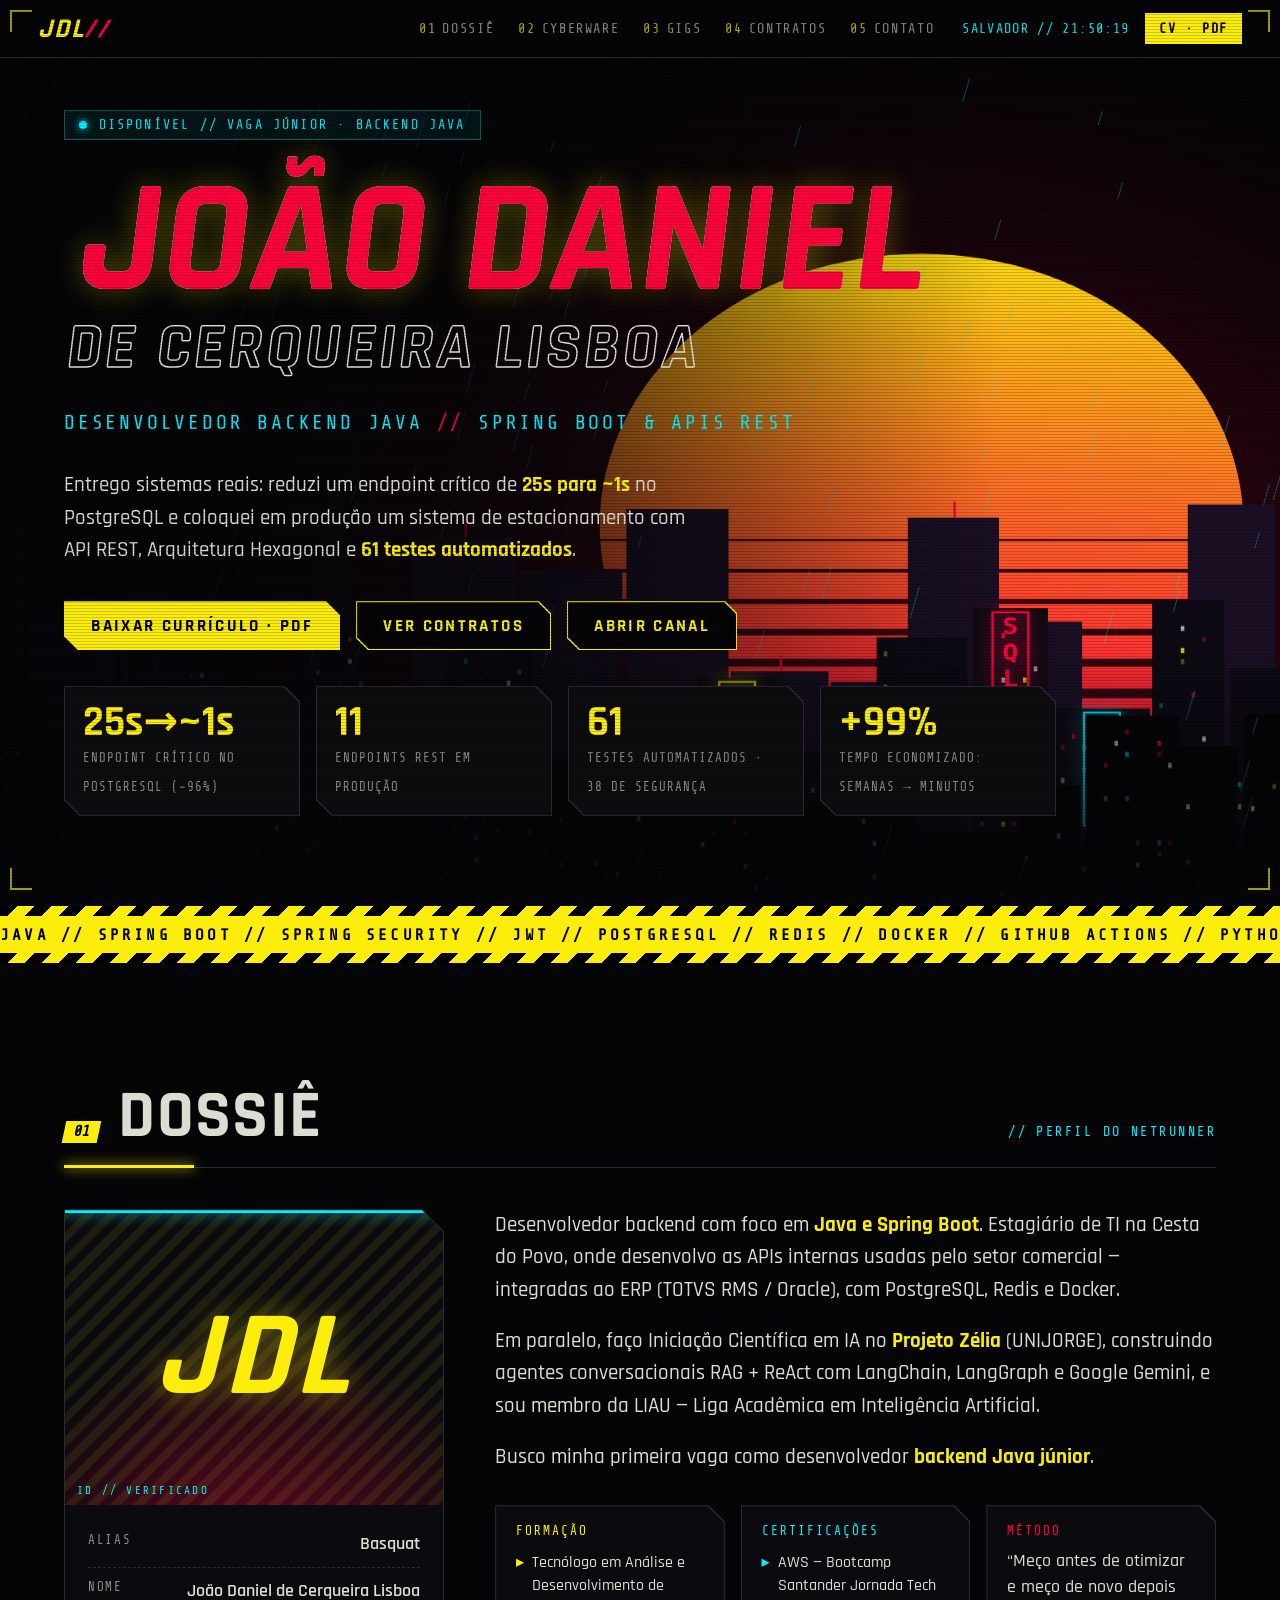
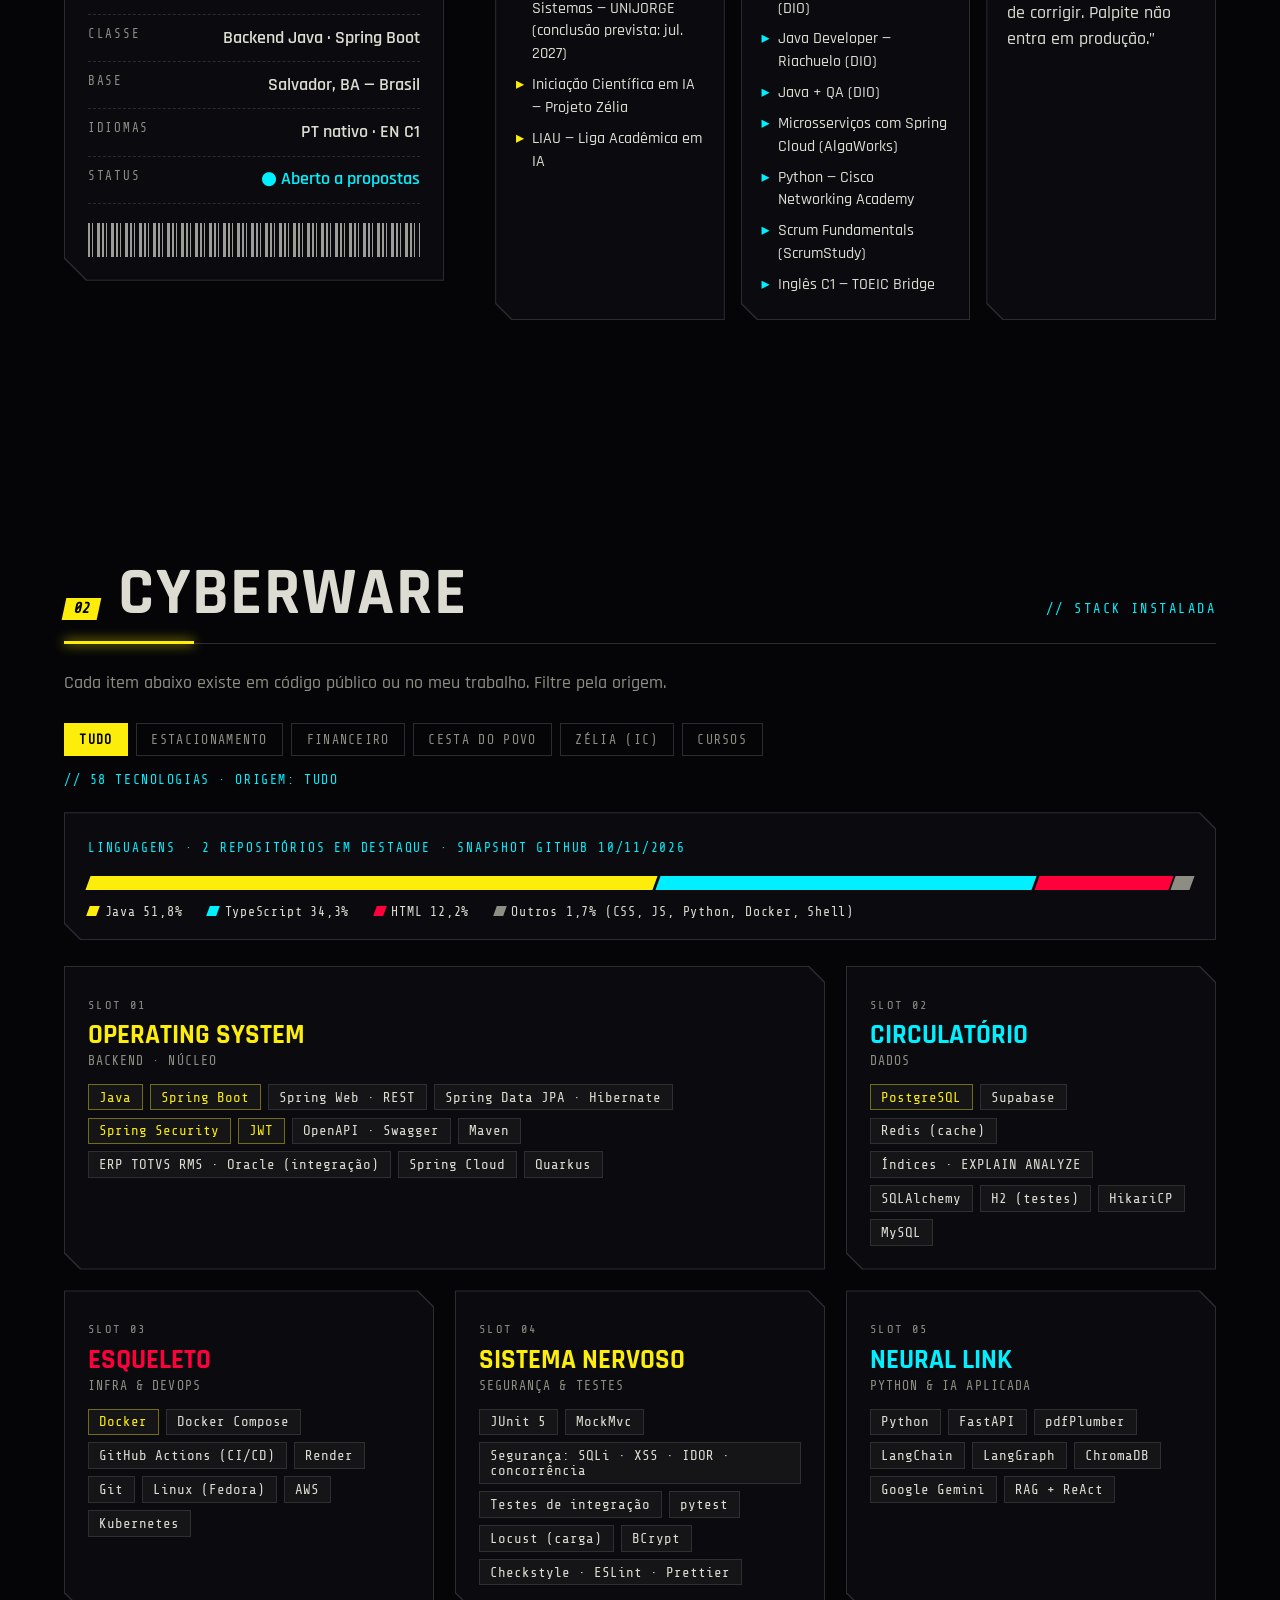
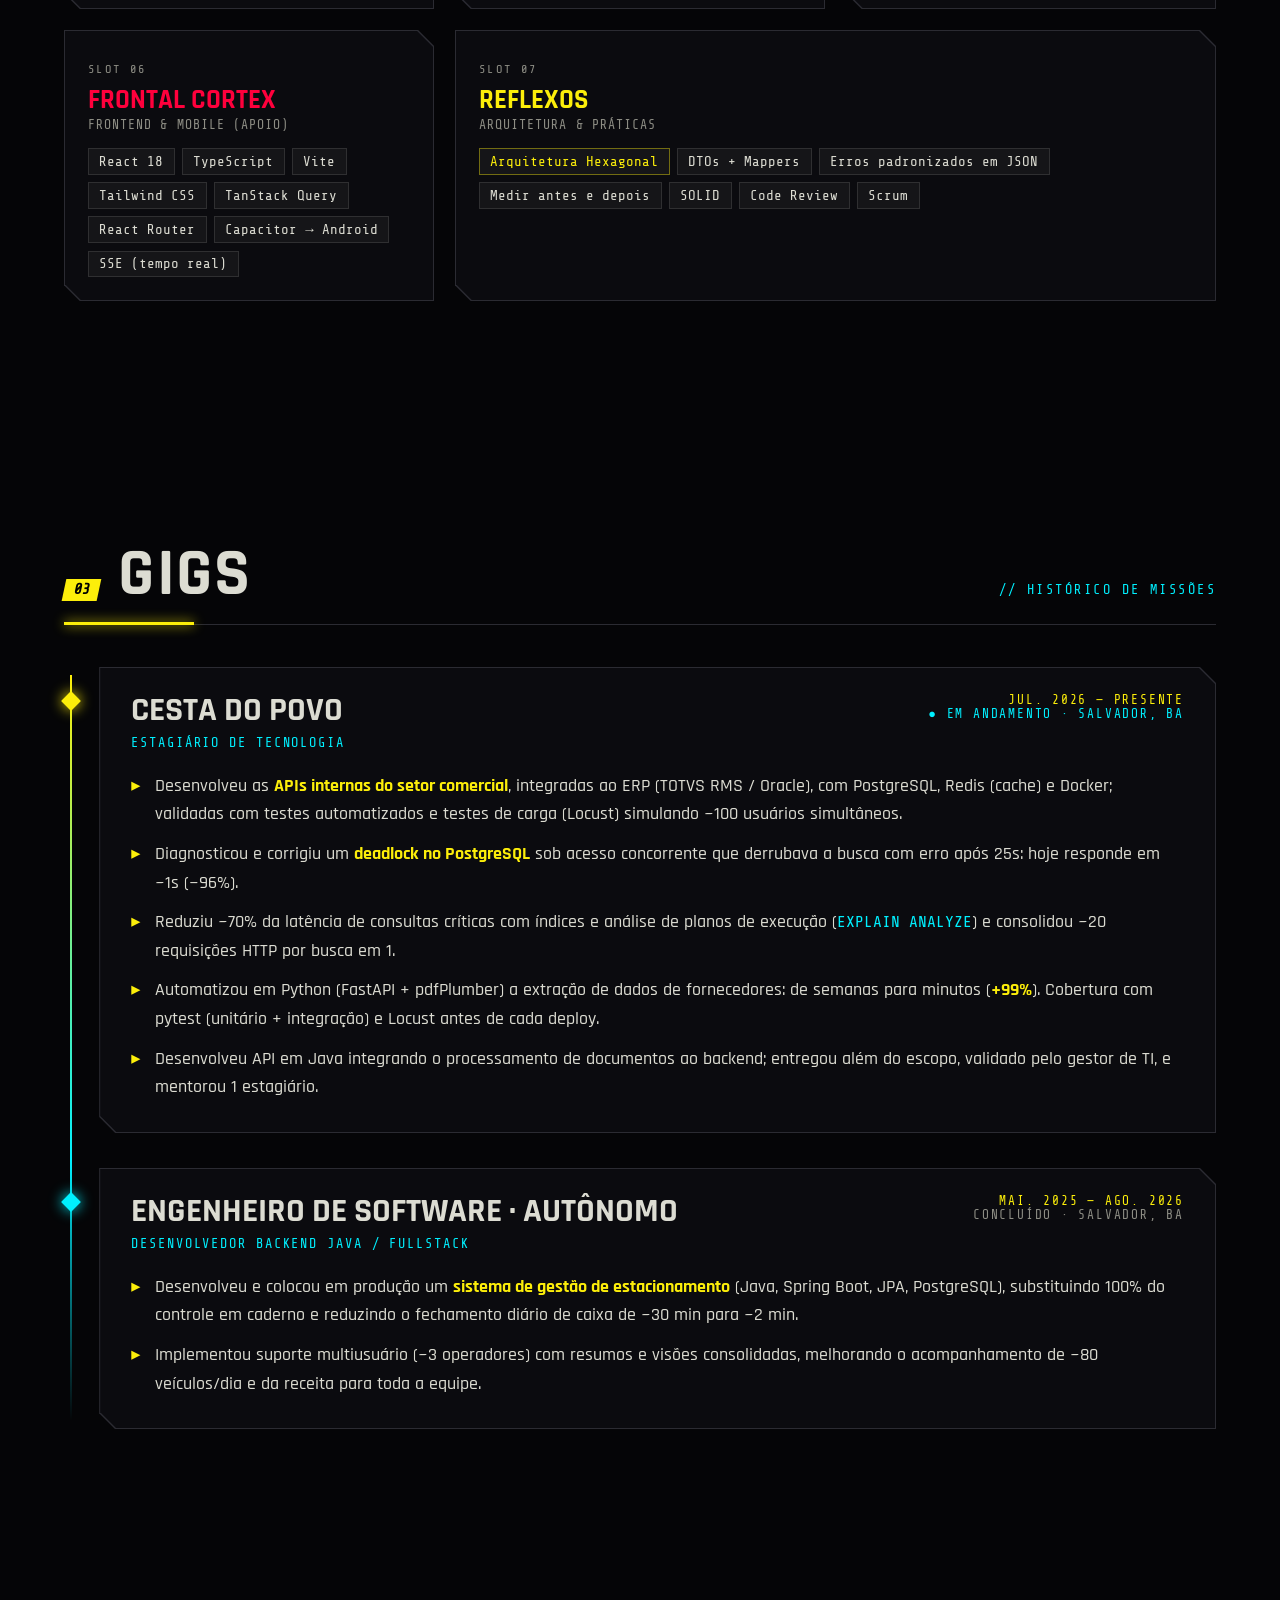
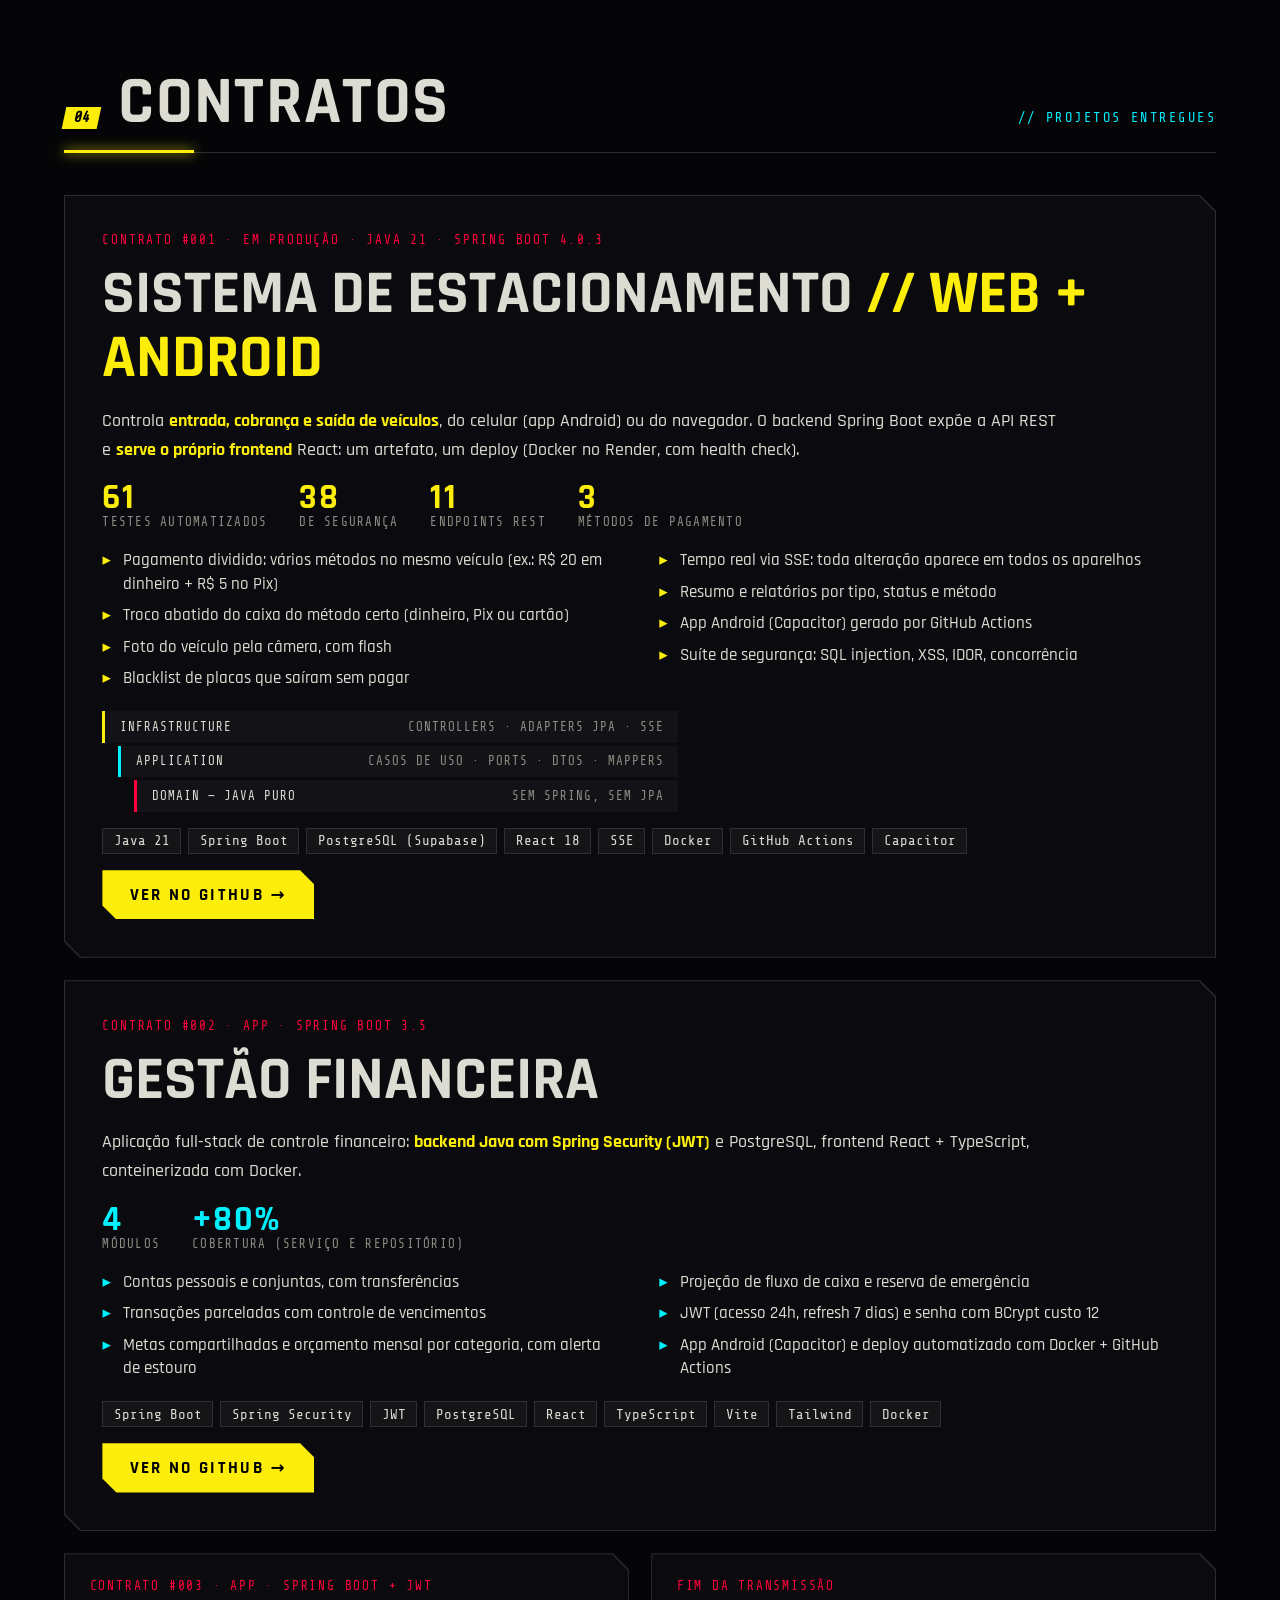
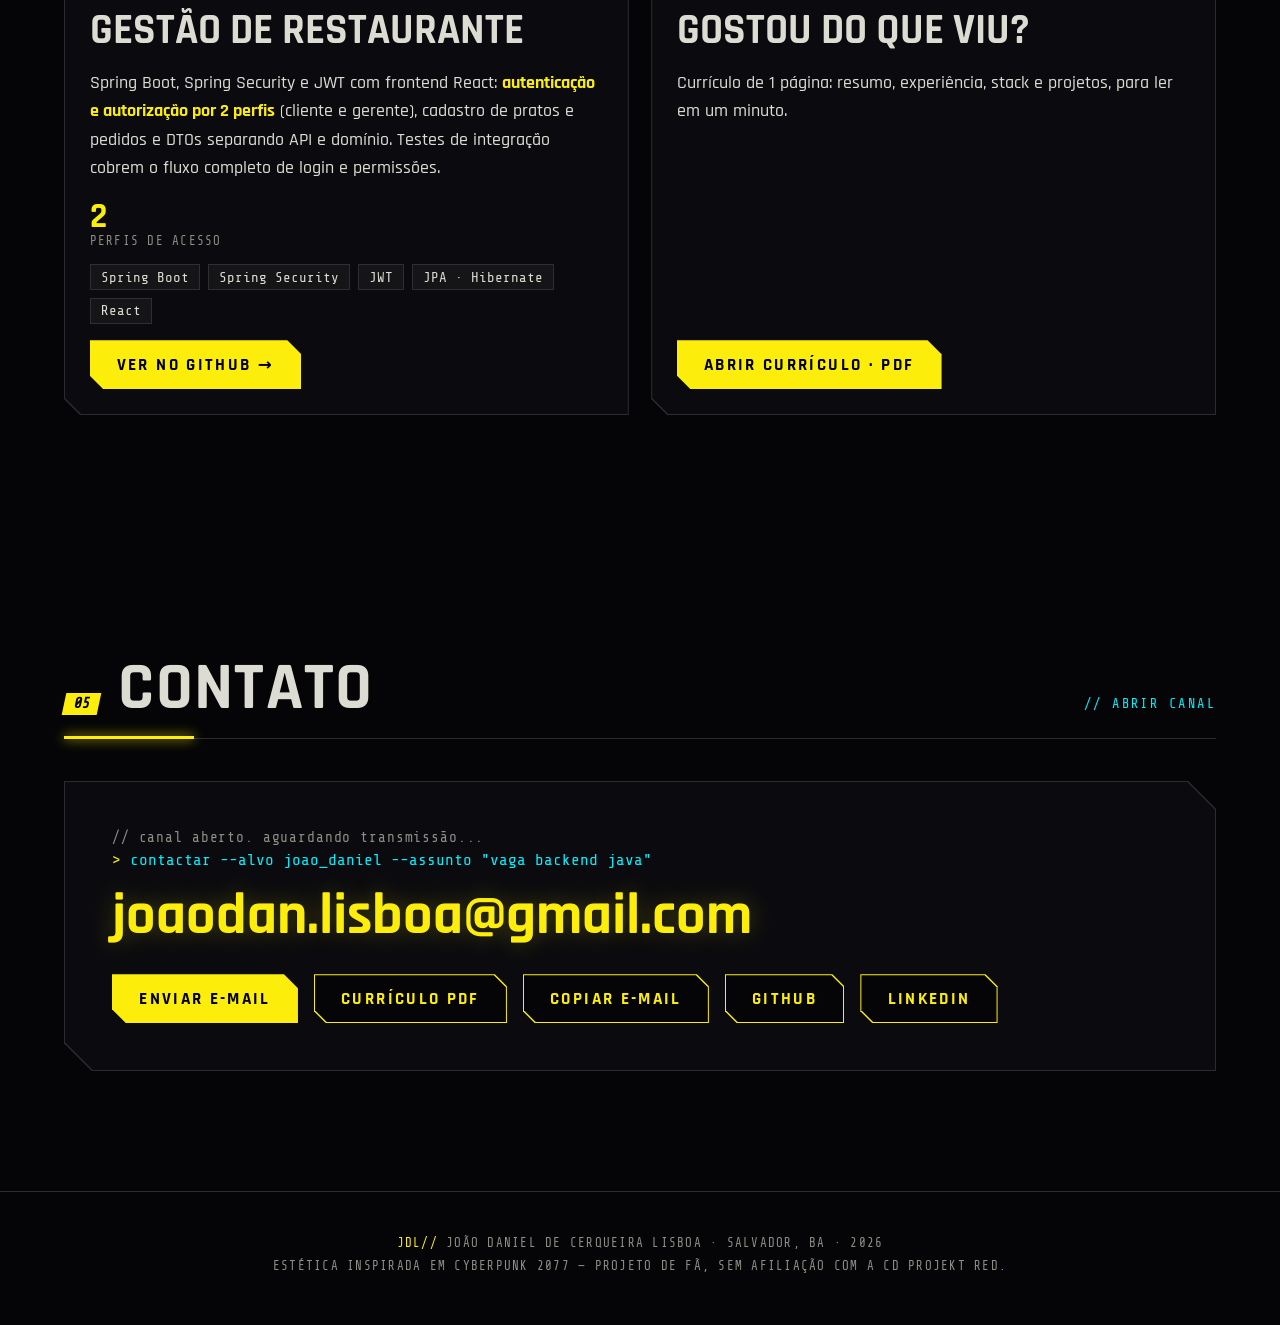
<file: index.html>
<!DOCTYPE html>
<html lang="pt-BR">
<head>
<meta charset="UTF-8">
<meta name="viewport" content="width=device-width,initial-scale=1">
<title>João Daniel Lisboa // Desenvolvedor Backend Java · Spring Boot</title>
<meta name="description" content="Portfolio de João Daniel de Cerqueira Lisboa — Desenvolvedor Backend Java, Spring Boot e APIs REST. Salvador, BA.">
<meta name="theme-color" content="#050507">
<meta name="color-scheme" content="dark">
<meta property="og:title" content="João Daniel Lisboa // Desenvolvedor Backend Java">
<meta property="og:description" content="Reduzi um endpoint de 25s para ~1s no PostgreSQL e coloquei em produção uma API Spring Boot com 61 testes. Currículo e projetos aqui.">
<meta name="author" content="João Daniel de Cerqueira Lisboa">
<link rel="canonical" href="https://basquat.github.io/portfolio/">
<meta property="og:type" content="website">
<meta property="og:locale" content="pt_BR">
<meta property="og:url" content="https://basquat.github.io/portfolio/">
<meta property="og:image" content="https://basquat.github.io/portfolio/og.png">
<meta property="og:image:width" content="1200">
<meta property="og:image:height" content="630">
<meta property="og:image:alt" content="João Daniel Lisboa — Desenvolvedor Backend Java, Spring Boot">
<meta name="twitter:card" content="summary_large_image">
<script type="application/ld+json">{"@context":"https://schema.org","@type":"Person","name":"João Daniel de Cerqueira Lisboa","alternateName":"Basquat","jobTitle":"Desenvolvedor Backend Java","url":"https://basquat.github.io/portfolio/","address":{"@type":"PostalAddress","addressLocality":"Salvador","addressRegion":"BA","addressCountry":"BR"},"alumniOf":"UNIJORGE","knowsAbout":["Java","Spring Boot","Spring Security","PostgreSQL","APIs REST","Docker"],"sameAs":["https://github.com/Basquat","https://www.linkedin.com/in/jo%C3%A3o-daniel-de-cerqueira-lisboa-0184a7356"]}</script>
<link rel="icon" href="data:image/svg+xml,%3Csvg xmlns='http://www.w3.org/2000/svg' viewBox='0 0 32 32'%3E%3Crect width='32' height='32' fill='%23050507'/%3E%3Cpath d='M9 6h16v4h-6v12q0 4-5 4H8v-4h5V10H9z' fill='%23fcee0a'/%3E%3C/svg%3E">
<link rel="preconnect" href="https://fonts.googleapis.com">
<link rel="preconnect" href="https://fonts.gstatic.com" crossorigin>
<link href="https://fonts.googleapis.com/css2?family=Rajdhani:wght@500;600;700&family=Share+Tech+Mono&display=swap" rel="stylesheet">
<script>
document.documentElement.classList.add('js');
try{if(sessionStorage.boot)document.documentElement.classList.add('nb');sessionStorage.boot=1}catch(e){}
</script>
<style>
:root{--y:#fcee0a;--c:#00f0ff;--r:#ff003c;--bg:#050507;--p:#0b0b0f;--l:#2b2b32;--t:#dcdcd2;--d:#8d8d84;
--f:Rajdhani,Bahnschrift,"Arial Narrow",system-ui,sans-serif;--m:"Share Tech Mono",Consolas,monospace}
*{box-sizing:border-box;margin:0;padding:0}
html{scroll-behavior:smooth;scroll-padding-top:70px}
body{background:var(--bg);color:var(--t);font:500 1.15rem/1.55 var(--f);overflow-x:hidden}
a{color:inherit}
ul{list-style:none}
:focus-visible{outline:2px solid var(--c);outline-offset:3px}
::selection{background:var(--y);color:#000}
.skip{position:fixed;left:8px;top:-60px;z-index:200;background:var(--y);color:#000;padding:.6rem 1rem;font-weight:700}
.skip:focus{top:8px}

/* HUD frame + scanlines */
body::before{content:"";position:fixed;inset:10px;pointer-events:none;z-index:50;opacity:.65;background:
linear-gradient(var(--y),var(--y)) top left/22px 2px,linear-gradient(var(--y),var(--y)) top left/2px 22px,
linear-gradient(var(--y),var(--y)) top right/22px 2px,linear-gradient(var(--y),var(--y)) top right/2px 22px,
linear-gradient(var(--y),var(--y)) bottom left/22px 2px,linear-gradient(var(--y),var(--y)) bottom left/2px 22px,
linear-gradient(var(--y),var(--y)) bottom right/22px 2px,linear-gradient(var(--y),var(--y)) bottom right/2px 22px;background-repeat:no-repeat}
body::after{content:"";position:fixed;inset:0;pointer-events:none;z-index:60;background:repeating-linear-gradient(0deg,#0000002e 0 1px,transparent 1px 3px);animation:fl 7s infinite steps(1)}
@keyframes fl{0%,94%,100%{opacity:1}95%{opacity:.5}97%{opacity:.9}}

/* cut-corner panel: border via two stacked clipped layers */
.cut{position:relative;isolation:isolate;--k:16px;--bc:var(--l);--bg2:var(--p)}
.cut::before,.cut::after{content:"";position:absolute;z-index:-1;clip-path:polygon(0 0,calc(100% - var(--k)) 0,100% var(--k),100% 100%,var(--k) 100%,0 calc(100% - var(--k)))}
.cut::before{inset:0;background:var(--bc);transition:background .2s}
.cut::after{inset:1px;background:var(--bg2)}
.cut:hover{--bc:var(--a,var(--y))}

/* top bar */
.bar{position:fixed;inset:0 0 auto;z-index:40;height:58px;display:flex;align-items:center;gap:1rem;padding:0 clamp(18px,3vw,40px);background:#050507e6;border-bottom:1px solid var(--l);backdrop-filter:blur(6px)}
.logo{font:italic 700 1.7rem var(--f);letter-spacing:.06em;color:var(--y);text-decoration:none;flex:none}
.logo b{color:var(--r)}
.bar nav{display:flex;margin-left:auto;overflow-x:auto;scrollbar-width:none;min-width:0}
.bar nav a{font:.85rem var(--m);letter-spacing:.12em;text-transform:uppercase;text-decoration:none;color:var(--d);padding:.6rem .75rem;position:relative;white-space:nowrap}
.bar nav a::before{content:attr(data-n);color:var(--y);margin-right:.45em;opacity:.7}
.bar nav a:hover,.bar nav a.on{color:var(--y)}
.bar nav a.on::after{content:"";position:absolute;left:.75rem;right:.75rem;bottom:0;height:2px;background:var(--y);box-shadow:0 0 8px var(--y)}
#clk{font:.85rem var(--m);color:var(--c);letter-spacing:.1em;flex:none;white-space:nowrap}
.cvb{flex:none;font:700 .85rem var(--m);letter-spacing:.12em;text-transform:uppercase;text-decoration:none;background:var(--y);color:#000;padding:.5rem .85rem;transition:background .15s}
.cvb:hover{background:var(--c)}
@media(max-width:960px){#clk{display:none}}
@supports(animation-timeline:scroll()){
.prog{position:fixed;top:58px;left:0;right:0;height:2px;z-index:41;background:var(--y);box-shadow:0 0 8px var(--y);transform:scaleX(0);transform-origin:0 50%;animation:pg linear both;animation-timeline:scroll(root)}
@keyframes pg{to{transform:scaleX(1)}}}

/* boot */
#boot{position:fixed;inset:0;z-index:100;background:#000;display:grid;place-content:center;padding:24px;font:1rem/1.9 var(--m);color:var(--y);cursor:pointer;animation:out .4s 1.4s forwards}
#boot p{opacity:0;animation:on .01s calc(var(--i)*.18s) forwards;white-space:nowrap}
#boot .ok{color:var(--c)}
#boot small{display:block;color:var(--d);margin-top:1rem;opacity:0;animation:on .01s .8s forwards}
#boot i{display:block;height:4px;background:#222;margin-top:.8rem;position:relative;overflow:hidden}
#boot i::after{content:"";position:absolute;inset:0;background:var(--y);transform:scaleX(0);transform-origin:0 0;animation:ld 1.3s linear forwards}
@keyframes on{to{opacity:1}}
@keyframes ld{to{transform:scaleX(1)}}
@keyframes out{to{opacity:0;visibility:hidden}}
.nb #boot{display:none}

/* hero */
.hero{position:relative;min-height:100svh;display:flex;flex-direction:column;justify-content:center;gap:2.2rem;padding:110px clamp(18px,5vw,72px) 90px;overflow:hidden;isolation:isolate}
#sky{position:absolute;inset:0;width:100%;height:100%;z-index:-2}
.hero::after{content:"";position:absolute;inset:0;z-index:-1;background:linear-gradient(90deg,#050507f2 0,#050507aa 42%,transparent 78%),linear-gradient(transparent 72%,var(--bg))}
.chip{align-self:flex-start;display:inline-flex;gap:.7rem;align-items:center;font:.85rem var(--m);letter-spacing:.16em;color:var(--c);border:1px solid #00f0ff55;background:#00f0ff0f;padding:.4rem .9rem;text-transform:uppercase}
.chip i{width:8px;height:8px;border-radius:50%;background:var(--c);box-shadow:0 0 8px var(--c);animation:bl 1.2s steps(2) infinite}
@keyframes bl{50%{opacity:.15}}
h1{font:700 clamp(3rem,12.5vw,10.5rem)/.84 var(--f);text-transform:uppercase;transform:skewX(-7deg);transform-origin:0 100%}
h1 .a{display:block;color:var(--y);text-shadow:0 0 30px #fcee0a55}
h1 .b{display:block;font-size:.4em;letter-spacing:.05em;margin-top:.2em;color:transparent;-webkit-text-stroke:1.5px var(--t)}
.glitch{position:relative}
.glitch::before,.glitch::after{content:attr(data-t);position:absolute;left:0;top:0;width:100%;text-shadow:none;pointer-events:none}
.glitch::before{color:var(--c);animation:g1 4s infinite steps(1)}
.glitch::after{color:var(--r);animation:g2 3.3s infinite steps(1)}
@keyframes g1{0%,92%,100%{clip-path:inset(0 0 100% 0);transform:none}93%{clip-path:inset(10% 0 60% 0);transform:translate(-6px,1px)}96%{clip-path:inset(55% 0 20% 0);transform:translate(5px,0)}98%{clip-path:inset(30% 0 40% 0);transform:translate(-3px,0)}}
@keyframes g2{0%,88%,100%{clip-path:inset(0 0 100% 0);transform:none}89%{clip-path:inset(65% 0 5% 0);transform:translate(6px,0)}93%{clip-path:inset(5% 0 80% 0);transform:translate(-5px,1px)}}
.role{font:clamp(.95rem,2.2vw,1.25rem) var(--m);letter-spacing:.14em;text-transform:uppercase;color:var(--c)}
.role span{color:var(--r)}
.lead{max-width:40rem;font-size:1.3rem;color:var(--t)}
.lead b{color:var(--y);font-weight:700}
.cta{display:flex;flex-wrap:wrap;gap:1rem}
.btn{display:inline-block;font:700 1.05rem var(--f);letter-spacing:.14em;text-transform:uppercase;text-decoration:none;padding:.85rem 1.7rem;border:0;cursor:pointer;transition:transform .15s,background .15s,color .15s}
.btn.f{background:var(--y);color:#000;clip-path:polygon(0 0,calc(100% - 14px) 0,100% 14px,100% 100%,14px 100%,0 calc(100% - 14px))}
.btn.f:hover{background:var(--c)}
.btn.cut{--k:12px;--bc:var(--y);--bg2:#050507;background:none;color:var(--y)}
.btn.cut:hover{--bg2:var(--y);color:#000}
.btn:active{transform:translate(2px,2px)}
.stats{display:grid;grid-template-columns:repeat(auto-fit,minmax(170px,1fr));gap:1rem;max-width:62rem}
.stat{padding:1rem 1.2rem;--a:var(--y);--bg2:#050507cc}
.stat b span{font:inherit;color:inherit;letter-spacing:0;text-transform:none}
.stat b{display:block;font:700 2.6rem/1 var(--f);color:var(--y)}
.stat span{font:.78rem/1.3 var(--m);color:var(--d);letter-spacing:.08em;text-transform:uppercase}

/* ticker */
.haz{height:10px;background:repeating-linear-gradient(-45deg,var(--y) 0 12px,#000 12px 24px)}
.tick{overflow:hidden;background:var(--y);color:#000;font:700 1rem var(--m);letter-spacing:.2em;white-space:nowrap}
.tick div{display:inline-block;padding:.6rem 0;animation:tk 45s linear infinite}
.tick span{padding-right:1.5rem}
@keyframes tk{to{transform:translateX(-50%)}}

/* sections */
.s{max-width:1280px;margin:auto;padding:clamp(64px,10vw,120px) clamp(18px,5vw,72px)}
.sh{display:flex;align-items:baseline;flex-wrap:wrap;gap:.4rem 1.2rem;margin-bottom:2.6rem;padding-bottom:1rem;border-bottom:1px solid var(--l);position:relative}
.sh::after{content:"";position:absolute;left:0;bottom:-1px;width:130px;height:3px;background:var(--y);box-shadow:0 0 12px var(--y)}
.sh .n{font:700 .95rem var(--m);background:var(--y);color:#000;padding:.15rem .6rem;transform:skewX(-12deg)}
.sh h2{font:700 clamp(2.3rem,6vw,4.2rem)/1 var(--f);text-transform:uppercase;letter-spacing:.02em}
.sh i{font:normal .85rem var(--m);color:var(--c);letter-spacing:.18em;margin-left:auto;text-transform:uppercase}
.js .rv{opacity:0;transform:translateY(26px);transition:opacity .7s,transform .7s}
.js .rv.in{opacity:1;transform:none}
.mono{font:.8rem var(--m);letter-spacing:.14em;text-transform:uppercase}

/* dossier */
.dos{display:grid;grid-template-columns:minmax(0,380px) 1fr;gap:clamp(24px,4vw,56px);align-items:start}
.id{--k:22px;--a:var(--y)}
.ph{position:relative;aspect-ratio:1/.78;margin:1px 1px 0;display:grid;place-content:center;overflow:hidden;clip-path:polygon(0 0,calc(100% - 21px) 0,100% 21px,100% 100%,0 100%);background:repeating-linear-gradient(135deg,#fcee0a14 0 8px,transparent 8px 16px),radial-gradient(circle at 50% 130%,#ff003c66,transparent 62%),#0b0b0f}
.ph b{font:italic 700 clamp(5rem,16vw,7.5rem)/1 var(--f);color:var(--y);text-shadow:0 0 30px #fcee0a66;letter-spacing:.04em}
.ph::after{content:"ID // VERIFICADO";position:absolute;left:12px;bottom:8px;font:.7rem var(--m);color:var(--c);letter-spacing:.2em}
.scan{position:absolute;left:0;right:0;height:3px;background:var(--c);box-shadow:0 0 14px var(--c);animation:sc 3s linear infinite}
@keyframes sc{from{top:-3px}to{top:100%}}
.idb{padding:1rem 1.5rem 1.5rem}
dl>div{display:flex;justify-content:space-between;gap:1rem;padding:.55rem 0;border-bottom:1px dashed var(--l)}
dt{font:.78rem var(--m);color:var(--d);letter-spacing:.14em;text-transform:uppercase;padding-top:.2rem}
dd{text-align:right;font-weight:600}
dd.ok{color:var(--c)}
.code{height:34px;margin-top:1.2rem;opacity:.7;background:repeating-linear-gradient(90deg,var(--t) 0 2px,transparent 2px 4px,var(--t) 4px 5px,transparent 5px 9px,var(--t) 9px 12px,transparent 12px 14px)}
.sum p{font-size:1.3rem;margin-bottom:1.2rem}
.sum p b{color:var(--y)}
.tri{display:grid;grid-template-columns:repeat(auto-fit,minmax(220px,1fr));gap:1rem;margin-top:2rem}
.tri .cut{padding:1.2rem 1.3rem}
.tri h3{font:.8rem var(--m);letter-spacing:.16em;text-transform:uppercase;color:var(--a);margin-bottom:.6rem}
.tri li{font-size:1.02rem;line-height:1.4;padding:.25rem 0 .25rem 1rem;position:relative}
.tri li::before{content:"▸";position:absolute;left:0;color:var(--a)}
.tri .q{font-size:1.12rem;line-height:1.45}
@media(max-width:860px){.dos{grid-template-columns:1fr}.id{max-width:420px}}

/* cyberware */
.ware{display:grid;grid-template-columns:repeat(3,minmax(0,1fr));gap:1.3rem}
.ware .w2,.ware .w3{grid-column:span 2}
.intro{margin:-1rem 0 1.6rem;color:var(--d);font-size:1.1rem}
.flt{display:flex;flex-wrap:wrap;gap:.5rem;margin-bottom:1rem}
.flt button{font:.82rem var(--m);letter-spacing:.1em;text-transform:uppercase;color:var(--d);background:none;border:1px solid var(--l);padding:.5rem .9rem;cursor:pointer;transition:.15s}
.flt button:hover{color:var(--t);border-color:var(--d)}
.flt button.on{background:var(--y);border-color:var(--y);color:#000;font-weight:700}
.cnt{font:.82rem var(--m);color:var(--c);letter-spacing:.12em;margin-bottom:1.6rem;text-transform:uppercase}
.lang{padding:1.3rem 1.5rem;margin-bottom:1.6rem}
.lb{display:flex;height:14px;gap:3px;margin:.9rem 0}
.lb i{display:block;transform:skewX(-20deg)}
.lg{display:flex;flex-wrap:wrap;gap:.4rem 1.6rem;font:.82rem var(--m);letter-spacing:.06em}
.lg b{display:inline-block;width:10px;height:10px;margin-right:.5em;transform:skewX(-20deg)}
.chips li.off{opacity:.14}
@media(max-width:1000px){.ware{grid-template-columns:repeat(2,minmax(0,1fr))}.ware .w3{grid-column:auto}}
@media(max-width:700px){.ware{grid-template-columns:1fr}.ware .w2{grid-column:auto}}
.ware .cut{padding:1.5rem}
.ware small{font:.75rem var(--m);letter-spacing:.2em;color:var(--d)}
.ware h3{font:700 1.7rem/1.1 var(--f);text-transform:uppercase;color:var(--a);margin:.2rem 0 .1rem}
.ware p{font:.82rem var(--m);color:var(--d);letter-spacing:.08em;text-transform:uppercase;margin-bottom:1rem}
.chips{display:flex;flex-wrap:wrap;gap:.45rem}
.chips li{font:.88rem var(--m);padding:.3rem .65rem;background:#ffffff0a;border:1px solid #ffffff1c;transition:.15s}
.chips li:hover{border-color:var(--a);color:var(--a)}
.chips .hi{color:var(--y);border-color:#fcee0a66}

/* gigs */
.tl{position:relative;display:grid;gap:2.2rem;padding-left:2.2rem}
.tl::before{content:"";position:absolute;left:6px;top:8px;bottom:8px;width:2px;background:linear-gradient(var(--y),var(--c) 65%,transparent)}
.gig{position:relative;padding:1.6rem clamp(18px,3vw,32px);--a:var(--c)}
.node{position:absolute;left:calc(-2.2rem - 0px);top:1.7rem;width:14px;height:14px;background:var(--y);transform:rotate(45deg);box-shadow:0 0 14px var(--y)}
.gh{display:flex;flex-wrap:wrap;justify-content:space-between;gap:.3rem 1.5rem;margin-bottom:1rem}
.gh h3{font:700 clamp(1.5rem,3.4vw,2.1rem)/1.1 var(--f);text-transform:uppercase}
.gh h3 span{display:block;font:.85rem var(--m);letter-spacing:.14em;color:var(--c);margin-top:.35rem}
.gh .mono{color:var(--y);text-align:right}
.gh .mono em{display:block;font-style:normal;color:var(--d)}
.gig li{padding:.35rem 0 .35rem 1.5rem;position:relative}
.gig li::before{content:"▸";position:absolute;left:0;color:var(--y)}
.gig li b{color:var(--y);font-weight:700}
.live{color:var(--c)!important}

/* contracts */
.pj{display:grid;grid-template-columns:repeat(12,1fr);gap:1.4rem}
.pj .cut{grid-column:span 6;padding:1.6rem;display:flex;flex-direction:column;gap:1rem;--a:var(--y)}
.pj .cut.big{grid-column:span 12;padding:clamp(1.6rem,3vw,2.4rem)}
.pj .cut:nth-child(2){--a:var(--c)}
.pj h3{font:700 clamp(1.7rem,3.5vw,2.6rem)/1.05 var(--f);text-transform:uppercase}
.pj .big h3{font-size:clamp(2.2rem,5vw,3.8rem)}
.pj .mono{color:var(--r)}
.pj p{max-width:60rem}
.met{display:flex;flex-wrap:wrap;gap:.6rem 2rem}
.met div{font:.78rem var(--m);color:var(--d);letter-spacing:.1em;text-transform:uppercase}
.met b{display:block;font:700 2.2rem/1 var(--f);color:var(--a)}
.pj .btn{align-self:flex-start;margin-top:auto}
.ft{columns:2 22rem;column-gap:2.4rem}
.ft li{break-inside:avoid;padding:.25rem 0 .25rem 1.3rem;position:relative;font-size:1.05rem;line-height:1.4}
.ft li::before{content:"▸";position:absolute;left:0;color:var(--a)}
.hex{display:grid;gap:3px;max-width:36rem;font:.78rem var(--m);letter-spacing:.08em;text-transform:uppercase}
.hex div{display:flex;justify-content:space-between;flex-wrap:wrap;gap:.2rem 1rem;padding:.55rem .9rem;background:#ffffff08;border-left:3px solid var(--y)}
.hex div:nth-child(2){margin-left:1rem;border-color:var(--c)}
.hex div:nth-child(3){margin-left:2rem;border-color:var(--r)}
.hex span{color:var(--d)}
.note{font:.85rem/1.5 var(--m);color:var(--d);border-left:2px solid var(--r);padding:.2rem 0 .2rem .9rem}
code{font:.88em var(--m);color:var(--c)}
@media(max-width:860px){.pj .cut{grid-column:span 12}}

/* contact */
.term{padding:clamp(1.6rem,4vw,3rem);--k:28px;--a:var(--y)}
.term .dim{font:.9rem var(--m);color:var(--d);letter-spacing:.06em}
.term .cmd{font:1rem var(--m);margin:.4rem 0 1rem;color:var(--c)}
.term .cmd i{font-style:normal;color:var(--y)}
.mail{display:block;font:700 clamp(1.5rem,5vw,3.6rem)/1.1 var(--f);color:var(--y);text-decoration:none;overflow-wrap:anywhere;text-shadow:0 0 24px #fcee0a44;margin-bottom:1.6rem}
.mail:hover{color:var(--c)}
footer{padding:2.5rem 18px 3rem;text-align:center;font:.78rem/1.8 var(--m);color:var(--d);letter-spacing:.1em;text-transform:uppercase;border-top:1px solid var(--l)}
footer b{color:var(--y);font-weight:400}

@media(prefers-reduced-motion:reduce){
*,*::before,*::after{animation:none!important;transition:none!important}
html{scroll-behavior:auto}.js .rv{opacity:1;transform:none}#boot{display:none}.tick div{white-space:normal}}
</style>
</head>
<body>
<a class="skip" href="#main">Pular para o conteúdo</a>

<div id="boot" aria-hidden="true">
  <p style="--i:0">&gt; JDL//OS v2.0.77 — inicializando</p>
  <p style="--i:1">&gt; perfil: <span class="ok">J. D. C. LISBOA</span> ........ <span class="ok">OK</span></p>
  <p style="--i:2">&gt; java 21 · spring boot · postgresql ... <span class="ok">OK</span></p>
  <p style="--i:3">&gt; link neural estabelecido ......... <span class="ok">OK</span></p>
  <i></i><small>[ clique para pular ]</small>
</div>

<header class="bar">
  <a class="logo" href="#top" aria-label="Início">JDL<b>//</b></a>
  <nav aria-label="Seções">
    <a href="#dossie" data-n="01">Dossiê</a>
    <a href="#cyberware" data-n="02">Cyberware</a>
    <a href="#gigs" data-n="03">Gigs</a>
    <a href="#contratos" data-n="04">Contratos</a>
    <a href="#contato" data-n="05">Contato</a>
  </nav>
  <span id="clk" aria-hidden="true"></span>
  <a class="cvb" href="Curriculo-Joao-Daniel-Lisboa.pdf" target="_blank" rel="noopener">CV · PDF</a>
</header>
<div class="prog" aria-hidden="true"></div>

<main id="main">
<section class="hero" id="top">
  <canvas id="sky" aria-hidden="true"></canvas>
  <span class="chip"><i></i>Disponível // vaga júnior · backend java</span>
  <h1><span class="a glitch" data-t="João Daniel">João Daniel</span><span class="b">de Cerqueira Lisboa</span></h1>
  <p class="role">Desenvolvedor Backend Java <span>//</span> Spring Boot &amp; APIs REST</p>
  <p class="lead">Entrego sistemas reais: reduzi um endpoint crítico de <b>25s para ~1s</b> no PostgreSQL e coloquei em produção um sistema de estacionamento com API REST, Arquitetura Hexagonal e <b>61 testes automatizados</b>.</p>
  <div class="cta">
    <a class="btn f" href="Curriculo-Joao-Daniel-Lisboa.pdf" target="_blank" rel="noopener">Baixar currículo · PDF</a>
    <a class="btn cut" href="#contratos">Ver contratos</a>
    <a class="btn cut" href="#contato">Abrir canal</a>
  </div>
  <div class="stats rv">
    <div class="stat cut"><b>25s→~1s</b><span>endpoint crítico no PostgreSQL (−96%)</span></div>
    <div class="stat cut"><b data-n="11">11</b><span>endpoints REST em produção</span></div>
    <div class="stat cut"><b data-n="61">61</b><span>testes automatizados · 38 de segurança</span></div>
    <div class="stat cut"><b>+<span data-n="99">99</span>%</b><span>tempo economizado: semanas → minutos</span></div>
  </div>
</section>

<div class="haz"></div>
<div class="tick" aria-hidden="true"><div>
  <span>JAVA // SPRING BOOT // SPRING SECURITY // JWT // POSTGRESQL // REDIS // DOCKER // GITHUB ACTIONS // PYTHON // FASTAPI // LANGGRAPH // REACT // TYPESCRIPT // ARQUITETURA HEXAGONAL //</span><span>JAVA // SPRING BOOT // SPRING SECURITY // JWT // POSTGRESQL // REDIS // DOCKER // GITHUB ACTIONS // PYTHON // FASTAPI // LANGGRAPH // REACT // TYPESCRIPT // ARQUITETURA HEXAGONAL //</span>
</div></div>
<div class="haz"></div>

<section class="s" id="dossie">
  <header class="sh rv"><span class="n">01</span><h2>Dossiê</h2><i>// perfil do netrunner</i></header>
  <div class="dos">
    <aside class="id cut rv" aria-label="Ficha">
      <div class="ph"><b>JDL</b><span class="scan"></span></div>
      <div class="idb">
        <dl>
          <div><dt>Alias</dt><dd>Basquat</dd></div>
          <div><dt>Nome</dt><dd>João Daniel de Cerqueira Lisboa</dd></div>
          <div><dt>Classe</dt><dd>Backend Java · Spring Boot</dd></div>
          <div><dt>Base</dt><dd>Salvador, BA — Brasil</dd></div>
          <div><dt>Idiomas</dt><dd>PT nativo · EN C1</dd></div>
          <div><dt>Status</dt><dd class="ok">● Aberto a propostas</dd></div>
        </dl>
        <div class="code" aria-hidden="true"></div>
      </div>
    </aside>
    <div class="sum rv">
      <p>Desenvolvedor backend com foco em <b>Java e Spring Boot</b>. Estagiário de TI na Cesta do Povo, onde desenvolvo as APIs internas usadas pelo setor comercial — integradas ao ERP (TOTVS RMS / Oracle), com PostgreSQL, Redis e Docker.</p>
      <p>Em paralelo, faço Iniciação Científica em IA no <b>Projeto Zélia</b> (UNIJORGE), construindo agentes conversacionais RAG + ReAct com LangChain, LangGraph e Google Gemini, e sou membro da LIAU — Liga Acadêmica em Inteligência Artificial.</p>
      <p>Busco minha primeira vaga como desenvolvedor <b>backend Java júnior</b>.</p>
      <div class="tri">
        <div class="cut" style="--a:var(--y)"><h3>Formação</h3><ul>
          <li>Tecnólogo em Análise e Desenvolvimento de Sistemas — UNIJORGE (conclusão prevista: jul. 2027)</li>
          <li>Iniciação Científica em IA — Projeto Zélia</li>
          <li>LIAU — Liga Acadêmica em IA</li></ul></div>
        <div class="cut" style="--a:var(--c)"><h3>Certificações</h3><ul>
          <li>AWS — Bootcamp Santander Jornada Tech (DIO)</li>
          <li>Java Developer — Riachuelo (DIO)</li>
          <li>Java + QA (DIO)</li>
          <li>Microsserviços com Spring Cloud (AlgaWorks)</li>
          <li>Python — Cisco Networking Academy</li>
          <li>Scrum Fundamentals (ScrumStudy)</li>
          <li>Inglês C1 — TOEIC Bridge</li></ul></div>
        <div class="cut" style="--a:var(--r)"><h3>Método</h3>
          <p class="q">“Meço antes de otimizar e meço de novo depois de corrigir. Palpite não entra em produção.”</p></div>
      </div>
    </div>
  </div>
</section>

<section class="s" id="cyberware">
  <header class="sh rv"><span class="n">02</span><h2>Cyberware</h2><i>// stack instalada</i></header>
  <p class="intro rv">Cada item abaixo existe em código público ou no meu trabalho. Filtre pela origem.</p>
  <div class="flt rv" role="group" aria-label="Filtrar por origem">
    <button class="on" data-f="" aria-pressed="true">Tudo</button>
    <button data-f="est" aria-pressed="false">Estacionamento</button>
    <button data-f="fin" aria-pressed="false">Financeiro</button>
    <button data-f="job" aria-pressed="false">Cesta do Povo</button>
    <button data-f="ia" aria-pressed="false">Zélia (IC)</button>
    <button data-f="ed" aria-pressed="false">Cursos</button>
  </div>
  <p class="cnt" id="cnt" aria-live="polite"></p>

  <div class="lang cut rv" style="--a:var(--c)">
    <span class="mono" style="color:var(--c)">Linguagens · 2 repositórios em destaque · snapshot GitHub 10/11/2026</span>
    <div class="lb" role="img" aria-label="Java 51,8%, TypeScript 34,3%, HTML 12,2%, outros 1,7%">
      <i style="flex:51.8;background:var(--y)"></i><i style="flex:34.3;background:var(--c)"></i><i style="flex:12.2;background:var(--r)"></i><i style="flex:1.7;background:var(--d)"></i>
    </div>
    <div class="lg">
      <span><b style="background:var(--y)"></b>Java 51,8%</span>
      <span><b style="background:var(--c)"></b>TypeScript 34,3%</span>
      <span><b style="background:var(--r)"></b>HTML 12,2%</span>
      <span><b style="background:var(--d)"></b>Outros 1,7% (CSS, JS, Python, Docker, Shell)</span>
    </div>
  </div>

  <div class="ware">
    <div class="cut rv w2" style="--a:var(--y)"><small>SLOT 01</small><h3>Operating System</h3><p>Backend · núcleo</p>
      <ul class="chips">
        <li class="hi" data-p="est fin job ed">Java</li><li class="hi" data-p="est fin">Spring Boot</li><li data-p="est fin">Spring Web · REST</li>
        <li data-p="est fin">Spring Data JPA · Hibernate</li><li class="hi" data-p="fin">Spring Security</li><li class="hi" data-p="fin">JWT</li>
        <li data-p="fin">OpenAPI · Swagger</li><li data-p="est fin">Maven</li>
        <li data-p="job">ERP TOTVS RMS · Oracle (integração)</li><li data-p="ed">Spring Cloud</li><li data-p="">Quarkus</li>
      </ul></div>
    <div class="cut rv" style="--a:var(--c)"><small>SLOT 02</small><h3>Circulatório</h3><p>Dados</p>
      <ul class="chips">
        <li class="hi" data-p="est fin job">PostgreSQL</li><li data-p="est fin">Supabase</li><li data-p="job">Redis (cache)</li>
        <li data-p="job">Índices · EXPLAIN ANALYZE</li><li data-p="job">SQLAlchemy</li><li data-p="est fin">H2 (testes)</li>
        <li data-p="fin">HikariCP</li><li data-p="">MySQL</li>
      </ul></div>
    <div class="cut rv" style="--a:var(--r)"><small>SLOT 03</small><h3>Esqueleto</h3><p>Infra &amp; DevOps</p>
      <ul class="chips">
        <li class="hi" data-p="est fin job">Docker</li><li data-p="fin">Docker Compose</li><li data-p="est fin">GitHub Actions (CI/CD)</li>
        <li data-p="est">Render</li><li data-p="est fin job">Git</li><li data-p="">Linux (Fedora)</li>
        <li data-p="ed">AWS</li><li data-p="ed">Kubernetes</li>
      </ul></div>
    <div class="cut rv" style="--a:var(--y)"><small>SLOT 04</small><h3>Sistema Nervoso</h3><p>Segurança &amp; testes</p>
      <ul class="chips">
        <li data-p="est fin">JUnit 5</li><li data-p="est">MockMvc</li><li data-p="est">Segurança: SQLi · XSS · IDOR · concorrência</li>
        <li data-p="est fin">Testes de integração</li><li data-p="job">pytest</li><li data-p="job">Locust (carga)</li>
        <li data-p="fin">BCrypt</li><li data-p="fin">Checkstyle · ESLint · Prettier</li>
      </ul></div>
    <div class="cut rv" style="--a:var(--c)"><small>SLOT 05</small><h3>Neural Link</h3><p>Python &amp; IA aplicada</p>
      <ul class="chips">
        <li data-p="job est ia ed">Python</li><li data-p="job">FastAPI</li><li data-p="job">pdfPlumber</li>
        <li data-p="ia">LangChain</li><li data-p="ia">LangGraph</li><li data-p="ia">ChromaDB</li>
        <li data-p="ia">Google Gemini</li><li data-p="ia">RAG + ReAct</li>
      </ul></div>
    <div class="cut rv" style="--a:var(--r)"><small>SLOT 06</small><h3>Frontal Cortex</h3><p>Frontend &amp; mobile (apoio)</p>
      <ul class="chips">
        <li data-p="est fin">React 18</li><li data-p="fin">TypeScript</li><li data-p="fin">Vite</li>
        <li data-p="fin">Tailwind CSS</li><li data-p="fin">TanStack Query</li><li data-p="fin">React Router</li>
        <li data-p="est fin">Capacitor → Android</li><li data-p="est">SSE (tempo real)</li>
      </ul></div>
    <div class="cut rv w3" style="--a:var(--y)"><small>SLOT 07</small><h3>Reflexos</h3><p>Arquitetura &amp; práticas</p>
      <ul class="chips">
        <li class="hi" data-p="est">Arquitetura Hexagonal</li><li data-p="est">DTOs + Mappers</li>
        <li data-p="est">Erros padronizados em JSON</li><li data-p="job">Medir antes e depois</li><li data-p="">SOLID</li>
        <li data-p="job">Code Review</li><li data-p="ed">Scrum</li>
      </ul></div>
  </div>
</section>

<section class="s" id="gigs">
  <header class="sh rv"><span class="n">03</span><h2>Gigs</h2><i>// histórico de missões</i></header>
  <div class="tl">
    <article class="gig cut rv"><span class="node"></span>
      <div class="gh"><h3>Cesta do Povo<span>Estagiário de Tecnologia</span></h3>
        <div class="mono">Jul. 2026 — presente<em class="live">● em andamento · Salvador, BA</em></div></div>
      <ul>
        <li>Desenvolveu as <b>APIs internas do setor comercial</b>, integradas ao ERP (TOTVS RMS / Oracle), com PostgreSQL, Redis (cache) e Docker; validadas com testes automatizados e testes de carga (Locust) simulando ~100 usuários simultâneos.</li>
        <li>Diagnosticou e corrigiu um <b>deadlock no PostgreSQL</b> sob acesso concorrente que derrubava a busca com erro após 25s: hoje responde em ~1s (−96%).</li>
        <li>Reduziu ~70% da latência de consultas críticas com índices e análise de planos de execução (<code>EXPLAIN ANALYZE</code>) e consolidou ~20 requisições HTTP por busca em 1.</li>
        <li>Automatizou em Python (FastAPI + pdfPlumber) a extração de dados de fornecedores: de semanas para minutos (<b>+99%</b>). Cobertura com pytest (unitário + integração) e Locust antes de cada deploy.</li>
        <li>Desenvolveu API em Java integrando o processamento de documentos ao backend; entregou além do escopo, validado pelo gestor de TI, e mentorou 1 estagiário.</li>
      </ul></article>
    <article class="gig cut rv" style="--a:var(--r)"><span class="node" style="background:var(--c);box-shadow:0 0 14px var(--c)"></span>
      <div class="gh"><h3>Engenheiro de Software · Autônomo<span>Desenvolvedor Backend Java / Fullstack</span></h3>
        <div class="mono">Mai. 2025 — Ago. 2026<em>concluído · Salvador, BA</em></div></div>
      <ul>
        <li>Desenvolveu e colocou em produção um <b>sistema de gestão de estacionamento</b> (Java, Spring Boot, JPA, PostgreSQL), substituindo 100% do controle em caderno e reduzindo o fechamento diário de caixa de ~30 min para ~2 min.</li>
        <li>Implementou suporte multiusuário (~3 operadores) com resumos e visões consolidadas, melhorando o acompanhamento de ~80 veículos/dia e da receita para toda a equipe.</li>
      </ul></article>
  </div>
</section>

<section class="s" id="contratos">
  <header class="sh rv"><span class="n">04</span><h2>Contratos</h2><i>// projetos entregues</i></header>
  <div class="pj">
    <article class="cut big rv">
      <span class="mono">Contrato #001 · em produção · Java 21 · Spring Boot 4.0.3</span>
      <h3>Sistema de Estacionamento <span style="color:var(--y)">// Web + Android</span></h3>
      <p>Controla <b style="color:var(--y)">entrada, cobrança e saída de veículos</b>, do celular (app Android) ou do navegador. O backend Spring Boot expõe a API REST e <b style="color:var(--y)">serve o próprio frontend</b> React: um artefato, um deploy (Docker no Render, com health check).</p>
      <div class="met"><div><b>61</b>testes automatizados</div><div><b>38</b>de segurança</div><div><b>11</b>endpoints REST</div><div><b>3</b>métodos de pagamento</div></div>
      <ul class="ft">
        <li>Pagamento dividido: vários métodos no mesmo veículo (ex.: R$ 20 em dinheiro + R$ 5 no Pix)</li>
        <li>Troco abatido do caixa do método certo (dinheiro, Pix ou cartão)</li>
        <li>Foto do veículo pela câmera, com flash</li>
        <li>Blacklist de placas que saíram sem pagar</li>
        <li>Tempo real via SSE: toda alteração aparece em todos os aparelhos</li>
        <li>Resumo e relatórios por tipo, status e método</li>
        <li>App Android (Capacitor) gerado por GitHub Actions</li>
        <li>Suíte de segurança: SQL injection, XSS, IDOR, concorrência</li>
      </ul>
      <div class="hex" aria-label="Arquitetura hexagonal em camadas">
        <div>Infrastructure <span>Controllers · adapters JPA · SSE</span></div>
        <div>Application <span>Casos de uso · Ports · DTOs · Mappers</span></div>
        <div>Domain — Java puro <span>sem Spring, sem JPA</span></div>
      </div>
      <ul class="chips"><li>Java 21</li><li>Spring Boot</li><li>PostgreSQL (Supabase)</li><li>React 18</li><li>SSE</li><li>Docker</li><li>GitHub Actions</li><li>Capacitor</li></ul>
      <a class="btn f" href="https://github.com/Basquat/Estacionamento" target="_blank" rel="noopener">Ver no GitHub →</a>
    </article>
    <article class="cut big rv">
      <span class="mono">Contrato #002 · app · Spring Boot 3.5</span>
      <h3>Gestão Financeira</h3>
      <p>Aplicação full-stack de controle financeiro: <b style="color:var(--y)">backend Java com Spring Security (JWT)</b> e PostgreSQL, frontend React + TypeScript, conteinerizada com Docker.</p>
      <div class="met"><div><b>4</b>módulos</div><div><b>+80%</b>cobertura (serviço e repositório)</div></div>
      <ul class="ft">
        <li>Contas pessoais e conjuntas, com transferências</li>
        <li>Transações parceladas com controle de vencimentos</li>
        <li>Metas compartilhadas e orçamento mensal por categoria, com alerta de estouro</li>
        <li>Projeção de fluxo de caixa e reserva de emergência</li>
        <li>JWT (acesso 24h, refresh 7 dias) e senha com BCrypt custo 12</li>
        <li>App Android (Capacitor) e deploy automatizado com Docker + GitHub Actions</li>
      </ul>
      <ul class="chips"><li>Spring Boot</li><li>Spring Security</li><li>JWT</li><li>PostgreSQL</li><li>React</li><li>TypeScript</li><li>Vite</li><li>Tailwind</li><li>Docker</li></ul>
      <a class="btn f" href="https://github.com/Basquat/financeiro" target="_blank" rel="noopener">Ver no GitHub →</a>
    </article>
    <article class="cut rv">
      <span class="mono">Contrato #003 · app · Spring Boot + JWT</span>
      <h3>Gestão de Restaurante</h3>
      <p>Spring Boot, Spring Security e JWT com frontend React: <b style="color:var(--y)">autenticação e autorização por 2 perfis</b> (cliente e gerente), cadastro de pratos e pedidos e DTOs separando API e domínio. Testes de integração cobrem o fluxo completo de login e permissões.</p>
      <div class="met"><div><b>2</b>perfis de acesso</div></div>
      <ul class="chips"><li>Spring Boot</li><li>Spring Security</li><li>JWT</li><li>JPA · Hibernate</li><li>React</li></ul>
      <a class="btn f" href="https://github.com/Basquat/Restaurante" target="_blank" rel="noopener">Ver no GitHub →</a>
    </article>
    <aside class="cut rv" style="--a:var(--c)">
      <span class="mono">Fim da transmissão</span>
      <h3>Gostou do que viu?</h3>
      <p>Currículo de 1 página: resumo, experiência, stack e projetos, para ler em um minuto.</p>
      <a class="btn f" href="Curriculo-Joao-Daniel-Lisboa.pdf" target="_blank" rel="noopener">Abrir currículo · PDF</a>
    </aside>
  </div>
</section>

<section class="s" id="contato">
  <header class="sh rv"><span class="n">05</span><h2>Contato</h2><i>// abrir canal</i></header>
  <div class="term cut rv">
    <p class="dim">// canal aberto. aguardando transmissão...</p>
    <p class="cmd"><i>&gt;</i> contactar --alvo joao_daniel --assunto "vaga backend java"</p>
    <a class="mail" href="mailto:joaodan.lisboa@gmail.com?subject=Vaga%20Backend%20Java">joaodan.lisboa@gmail.com</a>
    <div class="cta">
      <a class="btn f" href="mailto:joaodan.lisboa@gmail.com?subject=Vaga%20Backend%20Java">Enviar e-mail</a>
      <a class="btn cut" href="Curriculo-Joao-Daniel-Lisboa.pdf" target="_blank" rel="noopener">Currículo PDF</a>
      <button class="btn cut" id="cp" data-v="joaodan.lisboa@gmail.com">Copiar e-mail</button>
      <a class="btn cut" href="https://github.com/Basquat" target="_blank" rel="noopener">GitHub</a>
      <a class="btn cut" href="https://www.linkedin.com/in/jo%C3%A3o-daniel-de-cerqueira-lisboa-0184a7356" target="_blank" rel="noopener">LinkedIn</a>
    </div>
  </div>
</section>
</main>

<footer>
  <b>JDL//</b> João Daniel de Cerqueira Lisboa · Salvador, BA · 2026<br>
  Estética inspirada em Cyberpunk 2077 — projeto de fã, sem afiliação com a CD PROJEKT RED.
</footer>

<script>
// relógio de Salvador
const clk=document.getElementById('clk');
const tick=()=>clk.textContent='SALVADOR // '+new Date().toLocaleTimeString('pt-BR',{hour12:false,timeZone:'America/Bahia'});
tick();setInterval(tick,1000);

// boot: clique pula
document.getElementById('boot').onclick=e=>e.currentTarget.remove();

// copiar e-mail
const cp=document.getElementById('cp');
cp.onclick=()=>navigator.clipboard.writeText(cp.dataset.v).then(()=>{cp.textContent='Copiado ✓';setTimeout(()=>cp.textContent='Copiar e-mail',1800)},()=>{});

// reveal + contadores
const still=matchMedia('(prefers-reduced-motion:reduce)').matches;
function count(el){
  const n=+el.dataset.n,t0=performance.now();
  (function f(t){const k=Math.min((t-t0)/1200,1);el.textContent=Math.round(n*(1-(1-k)**3));if(k<1)requestAnimationFrame(f)})(t0);
}
const io=new IntersectionObserver(es=>es.forEach(e=>{
  if(!e.isIntersecting)return;
  e.target.classList.add('in');io.unobserve(e.target);
  if(!still)e.target.querySelectorAll('[data-n]').forEach(count);
}),{threshold:.15});
document.querySelectorAll('.rv').forEach(el=>io.observe(el));

// scroll spy
const links=[...document.querySelectorAll('.bar nav a')];
const spy=new IntersectionObserver(es=>es.forEach(e=>{
  if(e.isIntersecting)links.forEach(a=>a.classList.toggle('on',a.hash==='#'+e.target.id));
}),{rootMargin:'-40% 0px -55% 0px'});
document.querySelectorAll('main section[id]').forEach(s=>spy.observe(s));

// filtro da stack por origem
const fl=[...document.querySelectorAll('.flt button')],lis=document.querySelectorAll('.chips li[data-p]'),cnt=document.getElementById('cnt');
fl.forEach(b=>b.onclick=()=>{
  fl.forEach(x=>{x.classList.toggle('on',x===b);x.setAttribute('aria-pressed',x===b)});
  let n=0;
  lis.forEach(li=>{const ok=!b.dataset.f||li.dataset.p.split(' ').includes(b.dataset.f);li.classList.toggle('off',!ok);n+=ok});
  cnt.textContent=`// ${n} tecnologias · origem: ${b.textContent}`;
});
fl[0].click();

// skyline + chuva (canvas)
(()=>{
  const cv=document.getElementById('sky'),g=cv.getContext('2d'),hero=cv.parentElement;
  const COL=['#fcee0a','#00f0ff','#ff003c','#ffffff'];
  let W,H,d,bg,drops=[],raf=0;
  function build(){
    d=Math.min(devicePixelRatio||1,2);
    W=cv.width=Math.round(hero.clientWidth*d);H=cv.height=Math.round(hero.clientHeight*d);
    bg=document.createElement('canvas');bg.width=W;bg.height=H;
    const c=bg.getContext('2d'),u=H/900;
    let s=7;const rnd=()=>(s=s*16807%2147483647)/2147483647;
    // sol
    const sx=W*.72,sy=H*.58,sr=Math.min(H*.3,W*.28);
    let gr=c.createLinearGradient(0,sy-sr,0,sy+sr);gr.addColorStop(0,'#fcee0a');gr.addColorStop(1,'#ff003c');
    c.fillStyle=gr;c.beginPath();c.arc(sx,sy,sr,0,7);c.fill();
    c.globalCompositeOperation='destination-out';
    for(let i=0;i<9;i++){const y=sy+sr*.05+i*sr*.11;c.fillRect(sx-sr,y,sr*2,(2+i*1.5)*u)}
    c.globalCompositeOperation='source-over';
    // neblina
    gr=c.createRadialGradient(sx,H*.75,0,sx,H*.75,W*.6);gr.addColorStop(0,'#ff003c40');gr.addColorStop(1,'#ff003c00');
    c.fillStyle=gr;c.fillRect(0,0,W,H);
    const signs=['JAVA','SQL','REST','JWT'],sc=['#00f0ff','#ff003c','#fcee0a','#00f0ff'];
    function layer(h0,h1,w0,w1,fill,dens,sign){
      for(let x=-20*u;x<W;){
        const w=(w0+rnd()*(w1-w0))*u,h=(h0+rnd()*(h1-h0))*u;
        c.fillStyle=fill;c.fillRect(x,H-h,w,h);
        if(dens)for(let wy=H-h+14*u;wy<H-10*u;wy+=11*u)for(let wx=x+6*u;wx<x+w-8*u;wx+=9*u)if(rnd()<dens){
          c.globalAlpha=.3+rnd()*.6;c.fillStyle=COL[rnd()*4|0];c.fillRect(wx,wy,3*u,5*u)}
        c.globalAlpha=1;
        if(!dens&&rnd()<.2){c.fillStyle='#ff003c';c.fillRect(x+w/2,H-h-16*u,2*u,16*u)}
        if(sign&&signs.length&&w>50*u&&rnd()<.3){
          const t=signs.pop(),col=sc.pop(),sx2=x+w*.5,sy2=H-h+26*u;
          c.save();c.shadowColor=col;c.shadowBlur=18*u;c.strokeStyle=col;c.fillStyle=col;c.lineWidth=2*u;
          c.strokeRect(sx2-15*u,sy2-22*u,30*u,t.length*26*u+8*u);
          c.font=`700 ${22*u}px "Share Tech Mono",monospace`;c.textAlign='center';
          for(let i=0;i<t.length;i++)c.fillText(t[i],sx2,sy2+i*26*u);
          c.restore()}
        x+=w+rnd()*6*u;
      }
    }
    layer(140,420,40,90,'#1a0f24',0);
    layer(90,320,40,85,'#0d0a14',.1,true);
    layer(40,200,45,110,'#050507',.06);
    drops=Array.from({length:Math.round(W/9)},()=>({x:Math.random()*W*1.2,y:Math.random()*H,l:(14+Math.random()*26)*d,v:(10+Math.random()*12)*d}));
  }
  function draw(){
    g.clearRect(0,0,W,H);g.drawImage(bg,0,0);
    g.strokeStyle='#00f0ff59';g.lineWidth=d;g.beginPath();
    for(const p of drops){g.moveTo(p.x,p.y);g.lineTo(p.x-p.l*.25,p.y+p.l);
      if(still)continue;p.y+=p.v;p.x-=p.v*.25;if(p.y>H){p.y=-p.l;p.x=Math.random()*W*1.2}}
    g.stroke();
  }
  const loop=()=>{draw();raf=requestAnimationFrame(loop)};
  build();draw();
  if(!still)new IntersectionObserver(([e])=>{cancelAnimationFrame(raf);if(e.isIntersecting)loop()}).observe(hero);
  let to;addEventListener('resize',()=>{clearTimeout(to);to=setTimeout(()=>{build();draw()},200)});
})();
</script>
</body>
</html>
</file>
